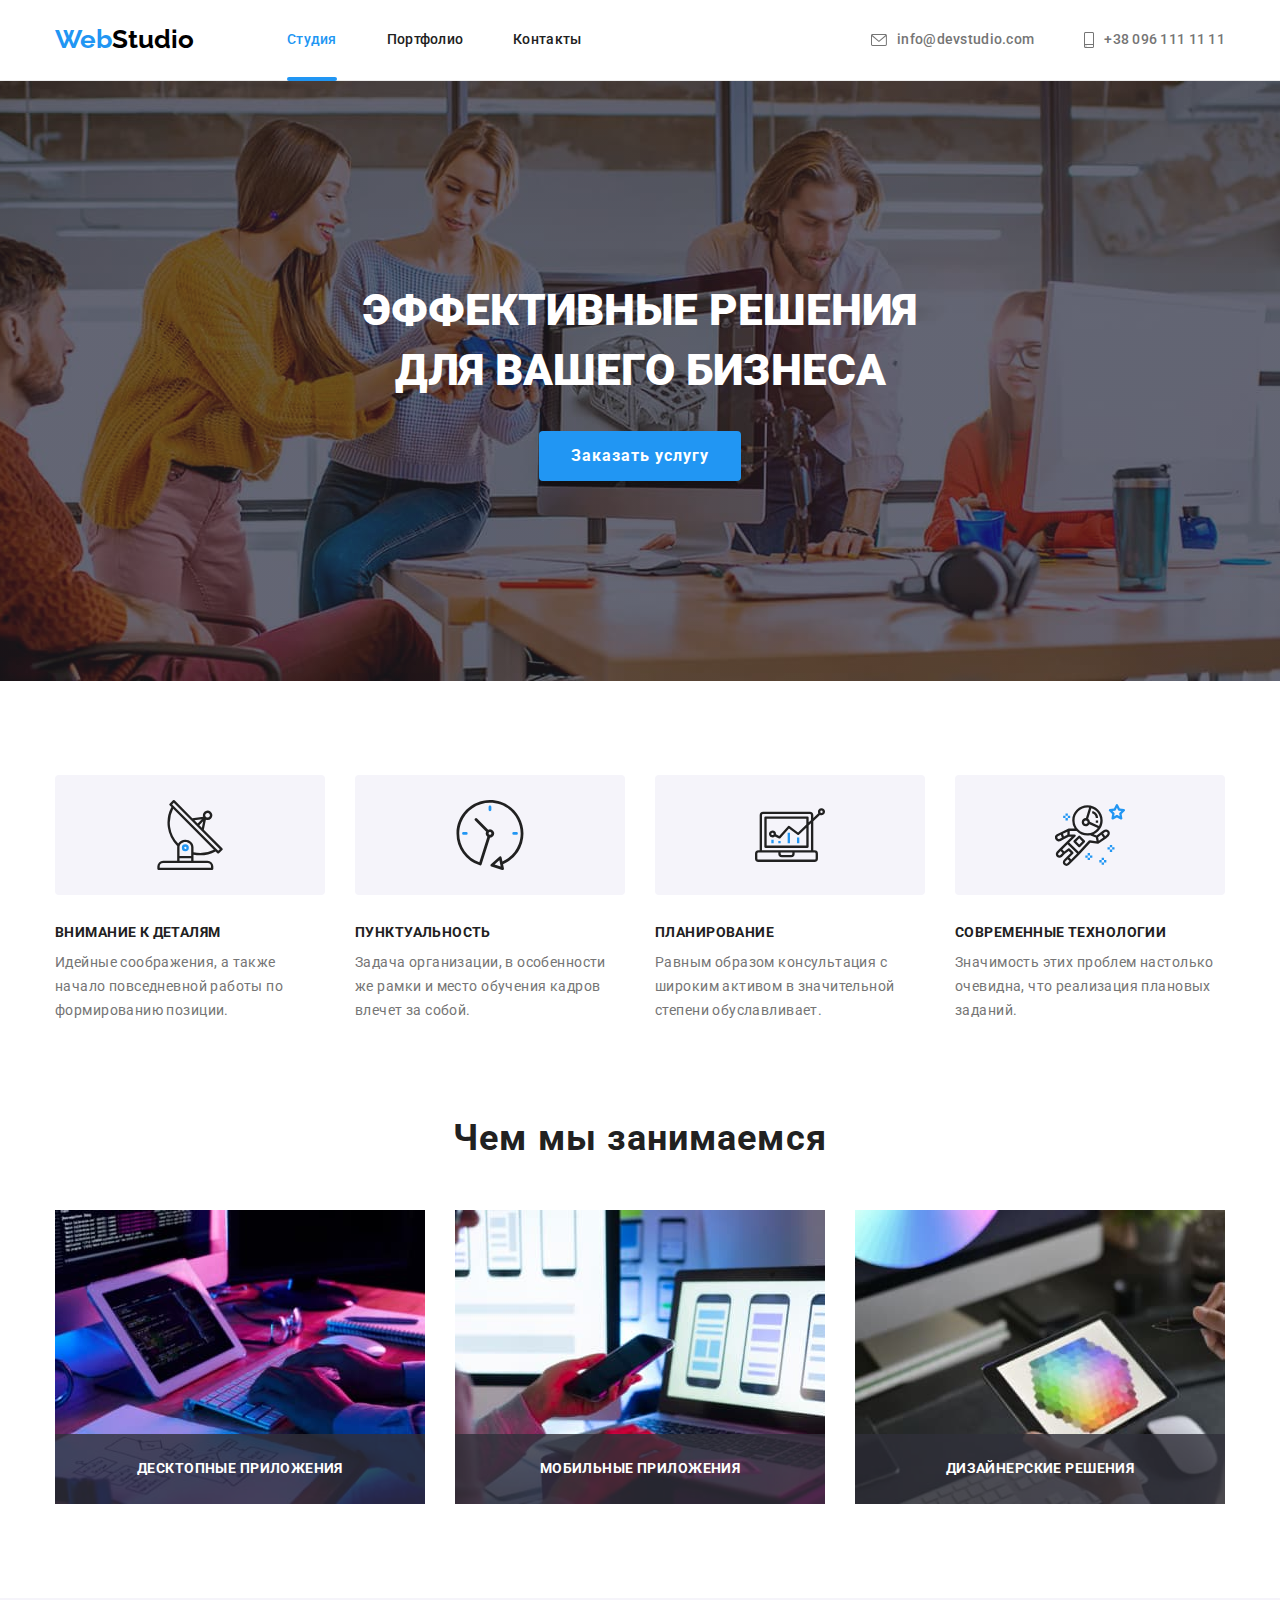
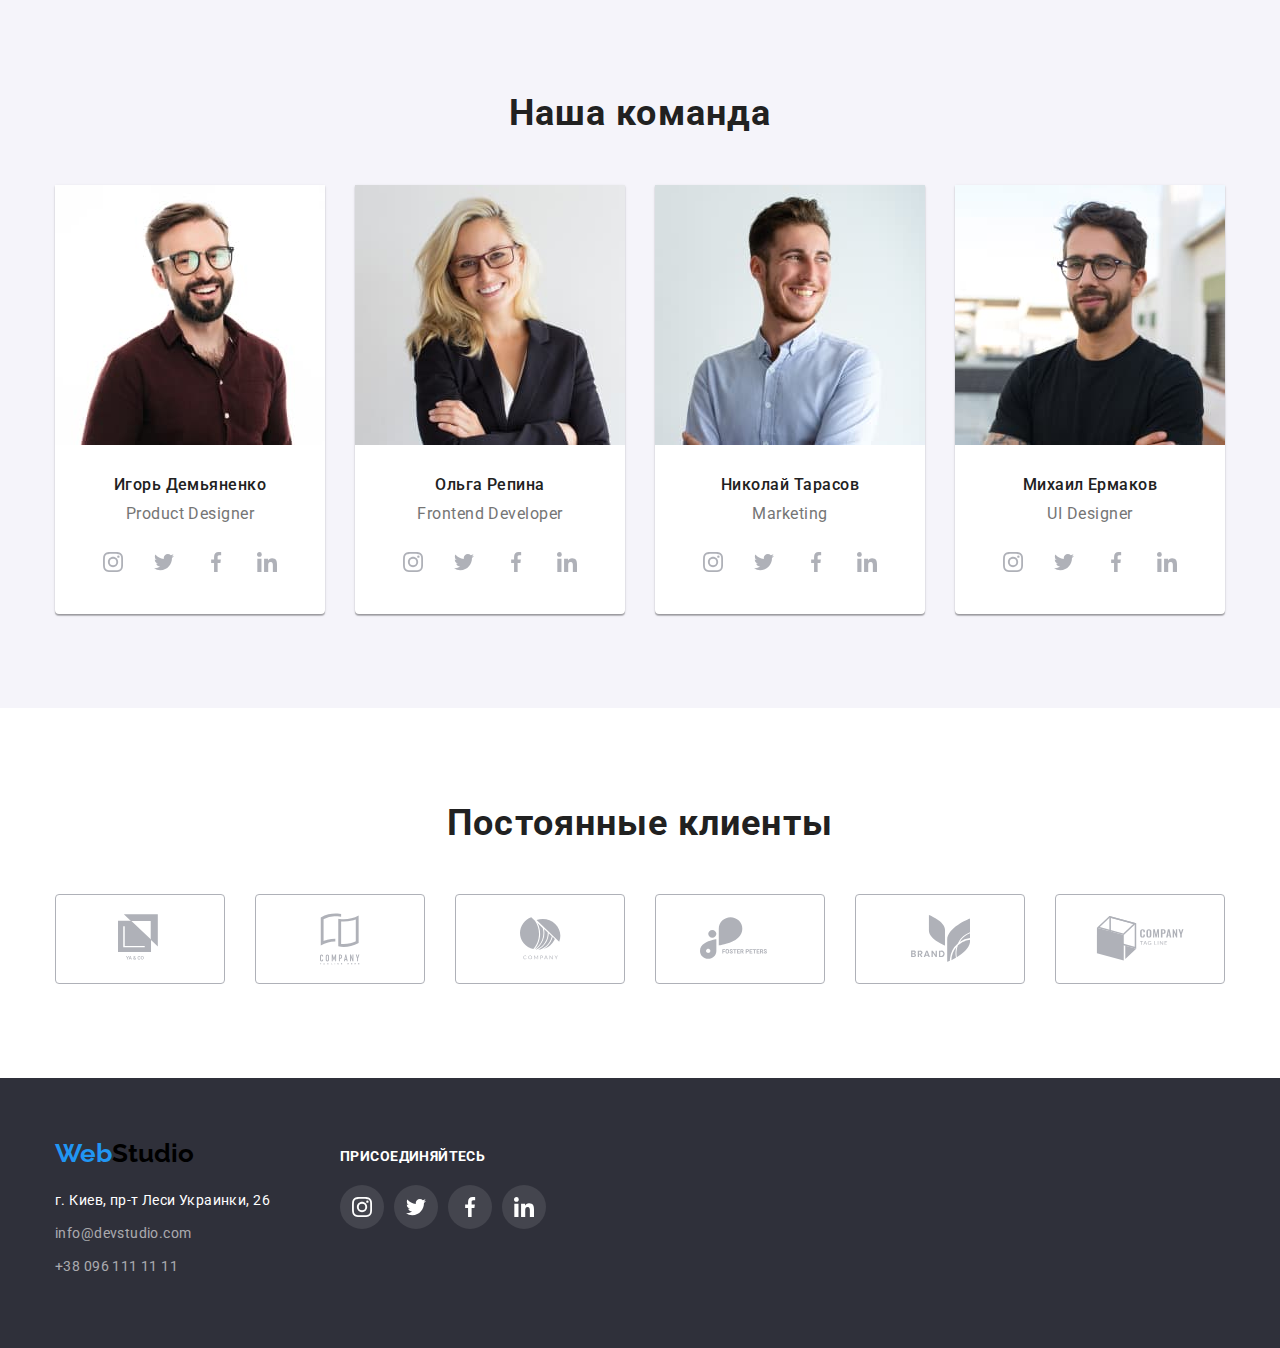
<file: index.html>
<!DOCTYPE html>
<html lang="ru">
<head>
    <meta charset="UTF-8">
    <meta name="viewport" content="width=device-width, initial-scale=1.0">
    <title>Студия</title>
    <link rel="preconnect" href="https://fonts.gstatic.com">
    <link href="https://fonts.googleapis.com/css2?family=Raleway:wght@700&family=Roboto:wght@400;500;700&display=swap" rel="stylesheet">
    <link rel="stylesheet" href="https://cdnjs.cloudflare.com/ajax/libs/modern-normalize/1.0.0/modern-normalize.min.css">
    <link rel="stylesheet" href="./css/style.css">
</head>
<body>
    <header class="header">
        <div class="container flex">
            <nav class="nav-container flex">
                <a href="./index.html" class="logo color-logo">
                    <span class="color-link">Web</span>Studio
                </a>
                <ul class="nav list flex">
                    <li class="nav-item">
                        <a href="./index.html" class="nav-link color-main link-active">Студия</a>
                    </li>
                    <li class="nav-item">
                        <a href="./portfolio.html" class="nav-link color-main">Портфолио</a>
                    </li>
                    <li class="nav-item">
                        <a href="" class="nav-link color-main">Контакты</a>
                    </li>
                </ul>
            </nav>    
            <ul class="contacts list flex">
                <li class="contacts-item">
                    <a href="mailto:info@devstudio.com" class="contacts-link color-secondary">
                        <svg class="sprite-mail" width="16" height="12">
                            <use href="./images/symbol-defs.svg#icon-envelope"></use>
                        </svg>
                        info@devstudio.com</a>
                </li>
                <li class="contacts-item">
                    <a href="tel:+380961111111" class="contacts-link color-secondary">
                        <svg class="sprite-tel" width="10" height="16">
                            <use href="./images/symbol-defs.svg#icon-smartphone"></use>
                        </svg>
                        +38 096 111 11 11</a>
                </li>
            </ul>
        </div>
    </header>
    <main>
        <section class="hero">
            <div class="hero-overlay flex">
                <div class="hero-container">
                    <h1 class="color-hero hero-title">Эффективные решения для вашего бизнеса</h1>
                    <button class="color-hero hero-btn" data-modal-open>Заказать услугу</button>
                </div>
            </div>
            <div class="backdrop is-hidden" data-modal>
                <div class="modal">
                    <button class="modal-btn" data-modal-close>
                        <svg class="modal-sorite" width="11" height="11">
                            <use href="./images/symbol-defs.svg#icon-modal"></use>
                        </svg>
                    </button>
                </div>
            </div>
        </section>
        <section class="section">
            <div class="container">
                <h2 class="visually-hidden">Преимущества работы с нами</h2>
                <ul class="advantages list flex">
                    <li class="advantages-item">
                        <div class="icon-advantages">
                            <svg class="sprite" width="70" height="70">
                                <use href="./images/symbol-defs.svg#icon-antenna"></use>
                            </svg>
                        </div>
                        <h3 class="advantages-title color-main">Внимание к деталям</h3>
                        <p class="advantages-text color-secondary">Идейные соображения, а также начало повседневной работы по формированию позиции.</p>
                    </li>
                    <li class="advantages-item">
                        <div class="icon-advantages">
                            <svg class="sprite" width="70" height="70">
                                <use href="./images/symbol-defs.svg#icon-clock"></use>
                            </svg>
                        </div>
                        <h3 class="advantages-title color-main">Пунктуальность</h3>
                        <p class="advantages-text color-secondary">Задача организации, в особенности же рамки и место обучения кадров влечет за собой.</p>
                    </li>
                    <li class="advantages-item">
                        <div class="icon-advantages">
                            <svg class="sprite" width="70" height="70">
                                <use href="./images/symbol-defs.svg#icon-diagram"></use>
                            </svg>
                        </div>
                        <h3 class="advantages-title color-main">Планирование</h3>
                        <p class="advantages-text color-secondary">Равным образом консультация с широким активом в значительной степени обуславливает.</p>
                    </li>
                    <li class="advantages-item">
                        <div class="icon-advantages">
                            <svg class="sprite" width="70" height="70">
                                <use href="./images/symbol-defs.svg#icon-astronaut"></use>
                            </svg>
                        </div>
                        <h3 class="advantages-title color-main">Современные технологии</h3>
                        <p class="advantages-text color-secondary">Значимость этих проблем настолько очевидна, что реализация плановых заданий.</p>
                    </li>
                </ul>
            </div>
        </section>
        <section class="projects section">
            <div class="container">
                <h2 class="title-section color-main">Чем мы занимаемся</h2>
                <div class="project-container flex">
                    <div class="projects-thumb">
                        <img src="./images/tabl.jpg" alt="На фотографии планшет" width="370" height="294" class="projects-img">
                        <div class="thumb-title">
                            <h3 class="projects-title">Десктопные приложения</h3>
                        </div>
                    </div>
                    <div class="projects-thumb">
                        <img src="./images/tel.jpg" alt="На фотографии телефон" width="370" height="294" class="projects-img">
                        <div class="thumb-title">
                            <h3 class="projects-title">Мобильные приложения</h3>
                        </div>
                    </div>
                    <div class="projects-thumb">
                        <img src="./images/tabl2.jpg" alt="На фотографии компьютер и телефон" width="370" height="294" class="projects-img">
                        <div class="thumb-title">
                            <h3 class="projects-title">Дизайнерские решения</h3>
                        </div>
                    </div>
                </div>
            </div>
        </section>
        <section class="section-teams section">
            <div class="container">
                <h2 class="title-section color-main">Наша команда</h2>
                <ul class="teams list flex">
                    <li class="teams-items">
                        <img src="./images/prod.jpg" alt="На фотографии Игорь Демьяненко" width="270" height="260" class="list-img">
                        <div class="teams-cont">
                            <h3 class="color-main teams-title">Игорь Демьяненко</h3>
                            <p class="color-secondary teams-text">Product Designer</p>
                            <ul class="teams-social list flex">
                                <li class="social-icon">
                                    <a href="" class="social-link">
                                        <svg class="icon-social" width="20" height="20">
                                            <use href="./images/symbol-defs.svg#icon-instagram"></use>
                                        </svg>
                                    </a>
                                </li>
                                <li class="social-icon">
                                    <a href="" class="social-link">
                                        <svg class="icon-social" width="20" height="20">
                                            <use href="./images/symbol-defs.svg#icon-twitter"></use>
                                        </svg>
                                    </a>
                                </li>
                                <li class="social-icon">
                                    <a href="" class="social-link">
                                        <svg class="icon-social" width="20" height="20">
                                            <use href="./images/symbol-defs.svg#icon-facebook"></use>
                                        </svg>
                                    </a>
                                </li>
                                <li class="social-icon">
                                    <a href="" class="social-link">
                                        <svg class="icon-social" width="20" height="20">
                                            <use href="./images/symbol-defs.svg#icon-linkedin"></use>
                                        </svg>
                                    </a>
                                </li>
                            </ul>
                        </div>
                        </li>
                    <li class="teams-items">
                        <img src="./images/dev.jpg" alt="На фотографии Ольга Репина" width="270" height="260" class="list-img">
                        <div class="teams-cont">
                            <h3 class="color-main teams-title">Ольга Репина</h3>
                            <p class="color-secondary teams-text">Frontend Developer</p>
                            <ul class="teams-social list flex">
                                <li class="social-icon">
                                    <a href="" class="social-link">
                                        <svg class="icon-social" width="20" height="20">
                                            <use href="./images/symbol-defs.svg#icon-instagram"></use>
                                        </svg>
                                    </a>
                                </li>
                                <li class="social-icon">
                                    <a href="" class="social-link">
                                        <svg class="icon-social" width="20" height="20">
                                            <use href="./images/symbol-defs.svg#icon-twitter"></use>
                                        </svg>
                                    </a>
                                </li>
                                <li class="social-icon">
                                    <a href="" class="social-link">
                                        <svg class="icon-social" width="20" height="20">
                                            <use href="./images/symbol-defs.svg#icon-facebook"></use>
                                        </svg>
                                    </a>
                                </li>
                                <li class="social-icon">
                                    <a href="" class="social-link">
                                        <svg class="icon-social" width="20" height="20">
                                            <use href="./images/symbol-defs.svg#icon-linkedin"></use>
                                        </svg>
                                    </a>
                                </li>
                            </ul>
                        </div>
                        </li>
                    <li class="teams-items">
                        <img src="./images/mark.jpg" alt="На фотографии Николай Тарасов" width="270" height="260" class="list-img">
                        <div class="teams-cont">
                            <h3 class="color-main teams-title">Николай Тарасов</h3>
                            <p class="color-secondary teams-text">Marketing</p>
                            <ul class="teams-social list flex">
                                <li class="social-icon">
                                    <a href="" class="social-link">
                                        <svg class="icon-social" width="20" height="20">
                                            <use href="./images/symbol-defs.svg#icon-instagram"></use>
                                        </svg>
                                    </a>
                                </li>
                                <li class="social-icon">
                                    <a href="" class="social-link">
                                        <svg class="icon-social" width="20" height="20">
                                            <use href="./images/symbol-defs.svg#icon-twitter"></use>
                                        </svg>
                                    </a>
                                </li>
                                <li class="social-icon">
                                    <a href="" class="social-link">
                                        <svg class="icon-social" width="20" height="20">
                                            <use href="./images/symbol-defs.svg#icon-facebook"></use>
                                        </svg>
                                    </a>
                                </li>
                                <li class="social-icon">
                                    <a href="" class="social-link">
                                        <svg class="icon-social" width="20" height="20">
                                            <use href="./images/symbol-defs.svg#icon-linkedin"></use>
                                        </svg>
                                    </a>
                                </li>
                            </ul>
                        </div>
                        </li>
                    <li class="teams-items">
                        <img src="./images/ui.jpg" alt="На фотографии Михаил Ермаков" width="270" height="260" class="list-img">
                        <div class="teams-cont">
                            <h3 class="color-main teams-title">Михаил Ермаков</h3>
                            <p class="color-secondary teams-text">UI Designer</p>
                            <ul class="teams-social list flex">
                                <li class="social-icon">
                                    <a href="" class="social-link">
                                        <svg class="icon-social" width="20" height="20">
                                            <use href="./images/symbol-defs.svg#icon-instagram"></use>
                                        </svg>
                                    </a>
                                </li>
                                <li class="social-icon">
                                    <a href="" class="social-link">
                                        <svg class="icon-social" width="20" height="20">
                                            <use href="./images/symbol-defs.svg#icon-twitter"></use>
                                        </svg>
                                    </a>
                                </li>
                                <li class="social-icon">
                                    <a href="" class="social-link">
                                        <svg class="icon-social" width="20" height="20">
                                            <use href="./images/symbol-defs.svg#icon-facebook"></use>
                                        </svg>
                                    </a>
                                </li>
                                <li class="social-icon">
                                    <a href="" class="social-link">
                                        <svg class="icon-social" width="20" height="20">
                                            <use href="./images/symbol-defs.svg#icon-linkedin"></use>
                                        </svg>
                                    </a>
                                </li>
                            </ul>
                        </div>
                        </li>
                </ul>
            </div>
        </section>
        <section class="section-clients">
            <div class="container">
                <h2 class="clients-title">Постоянные клиенты</h2>
                <ul class="list flex">
                    <li class="list-clients">
                        <a href="" class="link-clients">
                            <svg class="sprite-ya" width="44" height="49">
                                <use href="./images/symbol-defs.svg#icon-logoYa"></use>
                            </svg>
                        </a>
                    </li>
                    <li class="list-clients">
                        <a href="" class="link-clients">
                            <svg class="sprite-tagline" width="40" height="52">
                                <use href="./images/symbol-defs.svg#icon-logoTag"></use>
                            </svg>
                        </a>
                    </li>
                    <li class="list-clients">
                        <a href="" class="link-clients">
                            <svg class="sprite-comp" width="41" height="43">
                                <use href="./images/symbol-defs.svg#icon-logoComp"></use>
                            </svg>
                        </a>
                    </li>
                    <li class="list-clients">
                        <a href="" class="link-clients">
                            <svg class="sprite-foster" width="80" height="43">
                                <use href="./images/symbol-defs.svg#icon-logoFoster"></use>
                            </svg>
                        </a>
                    </li>
                    <li class="list-clients">
                        <a href="" class="link-clients">
                            <svg class="sprite-brand" width="59" height="47">
                                <use href="./images/symbol-defs.svg#icon-logoBrand"></use>
                            </svg>
                        </a>
                    </li>
                    <li class="list-clients">
                        <a href="" class="link-clients">
                            <svg class="sprite-tag" width="89" height="45">
                                <use href="./images/symbol-defs.svg#icon-logoLine"></use>
                            </svg>
                        </a>
                    </li>
                </ul>
            </div>
        </section>
    </main>
    <footer class="footer">
        <div class="container flex">
            <div class="footer-address">
                <a href="./index.html" class="logo color-logo">
                    <span class="color-link">Web</span>Studio
                </a>
                <address class="address color-hero">
                    <ul class="list">
                        <li class="address-item">г. Киев, пр-т Леси Украинки, 26</li>
                        <li class="address-item"><a href="mailto:info@devstudio.com" class="address-color">info@devstudio.com</a></li>
                        <li class="address-item"><a href="tel:+380961111111" class="address-color">+38 096 111 11 11</a></li>
                    </ul>
                </address>
            </div>
            <div class="footer-join">
                <h2 class="join-title">присоединяйтесь</h2>
                <ul class="list flex">
                    <li class="join-list">
                        <a href="" class="join-link">
                            <svg class="icon-join" width="20" height="20">
                                <use href="./images/symbol-defs.svg#icon-instagramFooter"></use>
                            </svg>
                        </a>
                    </li>
                    <li class="join-list">
                        <a href="" class="join-link">
                            <svg class="icon-join" width="20" height="20">
                                <use href="./images/symbol-defs.svg#icon-twitterFooter"></use>
                            </svg>
                        </a>
                    </li>
                    <li class="join-list">
                        <a href="" class="join-link">
                            <svg class="icon-join" width="20" height="20">
                                <use href="./images/symbol-defs.svg#icon-facebookFooter"></use>
                            </svg>
                        </a>
                    </li>
                    <li class="join-list">
                        <a href="" class="join-link">
                            <svg class="icon-join" width="20" height="20">
                                <use href="./images/symbol-defs.svg#icon-linkedinFooter"></use>
                            </svg>
                        </a>
                    </li>
                </ul>
            </div>
        </div>
    </footer>
    <script src="./js/modal.js"></script>
</body>
</html>
</file>
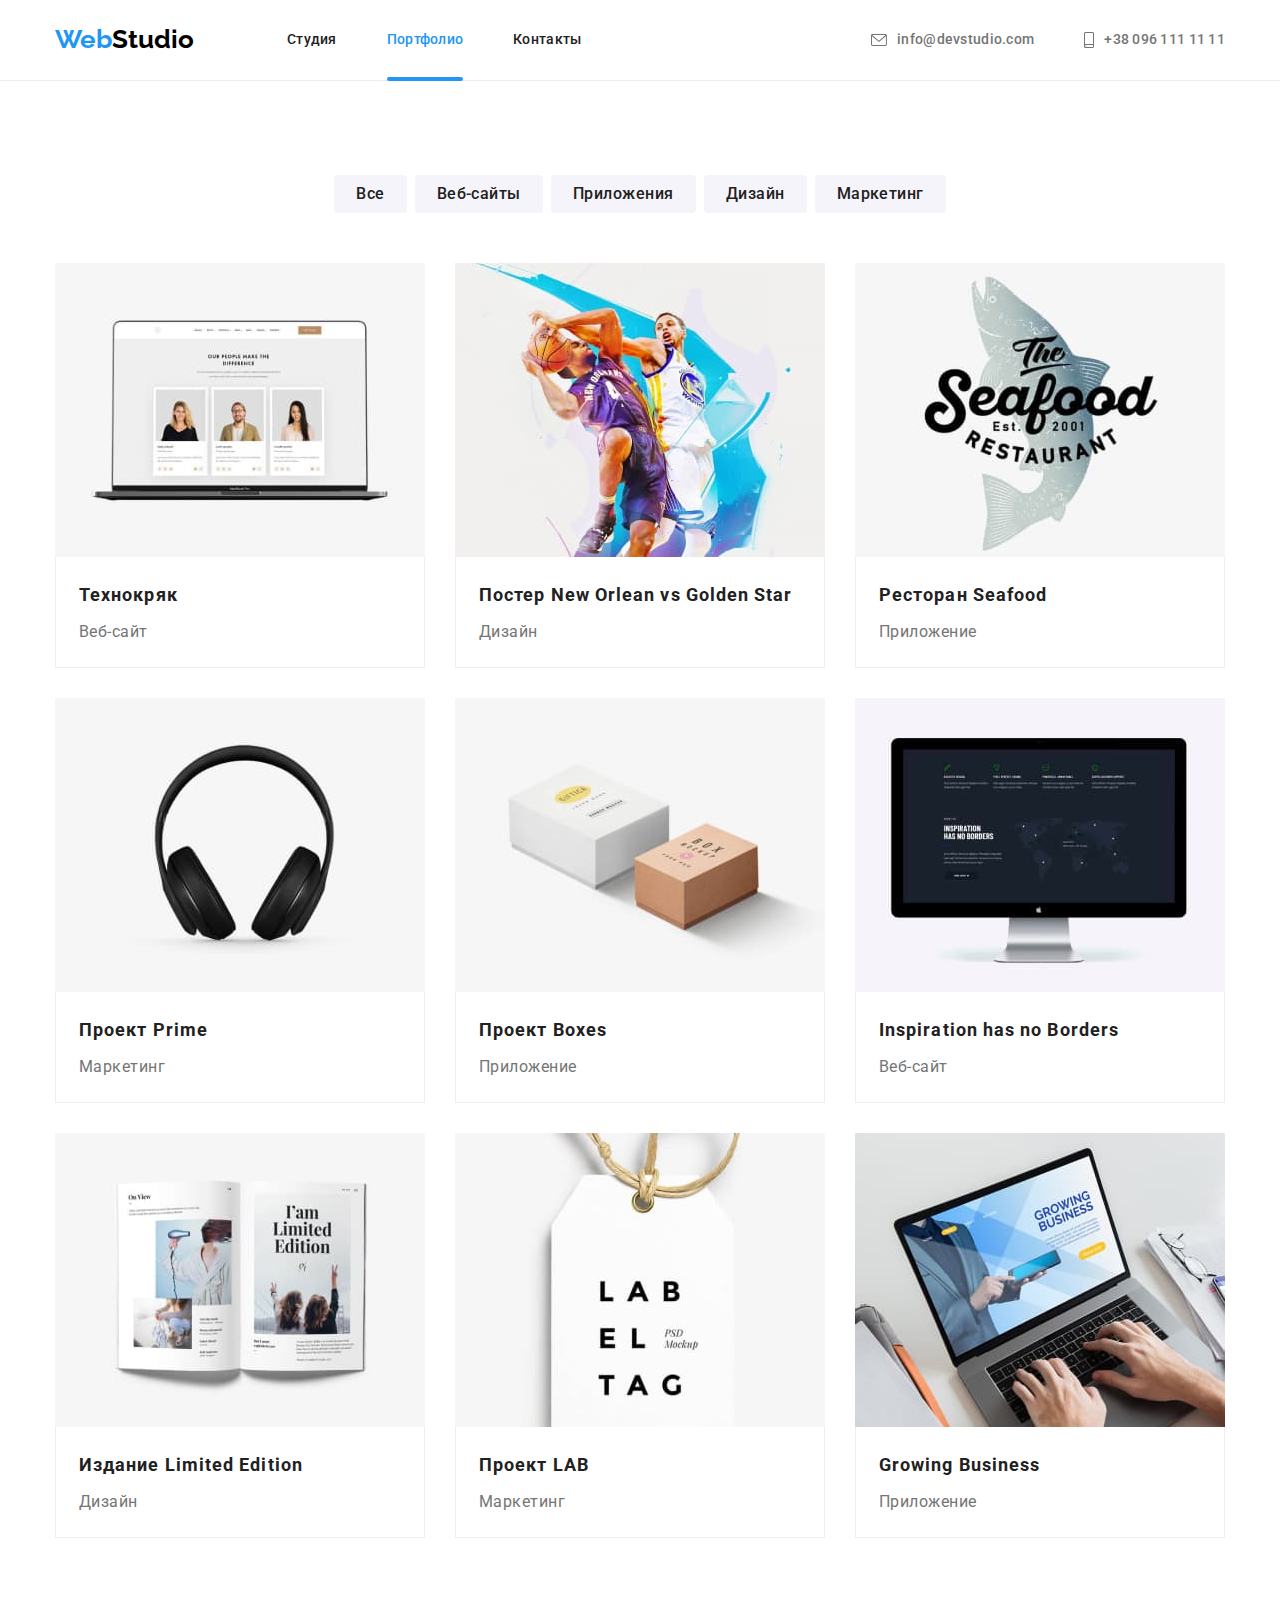
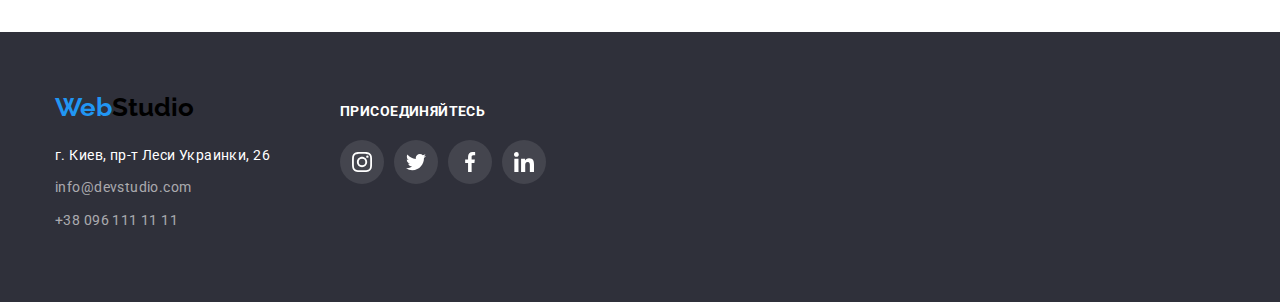
<file: portfolio.html>
<!DOCTYPE html>
<html lang="ru">
<head>
    <meta charset="UTF-8">
    <meta name="viewport" content="width=device-width, initial-scale=1.0">
    <title>Студия</title>
    <link rel="preconnect" href="https://fonts.gstatic.com">
    <link href="https://fonts.googleapis.com/css2?family=Raleway:wght@700&family=Roboto:ital,wght@0,500;0,700;1,400&display=swap" rel="stylesheet">
    <link rel="stylesheet" href="https://cdnjs.cloudflare.com/ajax/libs/modern-normalize/1.0.0/modern-normalize.min.css">
    <link rel="stylesheet" href="./css/style.css">
</head>
<body>
     <header class="header">
        <div class="container flex">
            <nav class="nav-container flex">
                <a href="./index.html" class="logo color-logo">
                    <span class="color-link">Web</span>Studio
                </a>
                <ul class="nav list flex">
                    <li class="nav-item">
                        <a href="./index.html" class="nav-link color-main">Студия</a>
                    </li>
                    <li class="nav-item">
                        <a href="./portfolio.html" class="nav-link color-main link-active">Портфолио</a>
                    </li>
                    <li class="nav-item">
                        <a href="" class="nav-link color-main">Контакты</a>
                    </li>
                </ul>
            </nav>    
            <ul class="contacts list flex">
                <li class="contacts-item">
                    <a href="mailto:info@devstudio.com" class="contacts-link color-secondary">
                        <svg class="sprite-mail" width="16" height="12">
                            <use href="./images/symbol-defs.svg#icon-envelope"></use>
                        </svg>
                        info@devstudio.com</a>
                </li>
                <li class="contacts-item">
                    <a href="tel:+380961111111" class="contacts-link color-secondary">
                        <svg class="sprite-tel" width="10" height="16">
                            <use href="./images/symbol-defs.svg#icon-smartphone"></use>
                        </svg>
                        +38 096 111 11 11</a>
                </li>
            </ul>
        </div>
    </header>
    <main>
        <section class="section">
            <div class="container">
                <h1 class="visually-hidden">Наши проекты</h1>
                <ul class="list filter flex">
                    <li class="filer-items"><button type="button" class="list-button color-main">Все</button></li>
                    <li class="filer-items"><button type="button" class="list-button color-main">Веб-сайты</button></li>
                    <li class="filer-items"><button type="button" class="list-button color-main">Приложения</button></li>
                    <li class="filer-items"><button type="button" class="list-button color-main">Дизайн</button></li>
                    <li class="filer-items"><button type="button" class="list-button color-main">Маркетинг</button></li>
                </ul>
                <ul class="list employment">
                    <li class="list-item">
                        <a href="" class="link-employment">
                            <div class="thumb-empoyment">
                                <img src="./images/site.jpg" alt="Картинка веб-сайта Технокряк" width="370" height="294" class="list-img">
                                <div class="thumb-text">
                                    <p>Технокряк это современная площадка распространения коронавируса. Компании используют эту платформу для цифрового шпионажа и атак на защищённые сервера конкурентов.</p>
                                </div>
                            </div>
                            <div class="list-cont">
                                <h2 class="list-title color-main">Технокряк</h2>
                                <p class="list-text color-secondary">Веб-сайт</p>
                            </div>
                        </a>
                    </li>
                    <li class="list-item">
                        <a href="" class="link-employment">
                            <div class="thumb-empoyment">
                                <img src="./images/basketball.jpg" alt="Постер New Orlean vs Golden Star" width="370" height="294" class="list-img">
                                <div class="thumb-text">
                                    <p>Технокряк это современная площадка распространения коронавируса. Компании используют эту платформу для цифрового шпионажа и атак на защищённые сервера конкурентов.</p>
                                </div>
                            </div>
                            <div class="list-cont">
                                <h2 class="list-title color-main">Постер New Orlean vs Golden Star</h2>
                                <p class="list-text color-secondary">Дизайн</p>
                            </div>
                        </a>
                    </li>
                    <li class="list-item">
                        <a href="" class="link-employment">
                            <div class="thumb-empoyment">
                                <img src="./images/rest.jpg" alt="Картинка приложения ресторана Seafood" width="370" height="294" class="list-img">
                                <div class="thumb-text">
                                    <p>Технокряк это современная площадка распространения коронавируса. Компании используют эту платформу для цифрового шпионажа и атак на защищённые сервера конкурентов.</p>
                                </div>
                            </div>
                            <div class="list-cont">
                                <h2 class="list-title color-main">Ресторан Seafood</h2>
                                <p class="list-text color-secondary">Приложение</p>
                            </div>
                        </a>
                    </li>
                    <li class="list-item">
                        <a href="" class="link-employment">
                            <div class="thumb-empoyment">
                                <img src="./images/prime.jpg" alt="Картинка проекта Prime" width="370" height="294" class="list-img">
                                <div class="thumb-text">
                                    <p>Технокряк это современная площадка распространения коронавируса. Компании используют эту платформу для цифрового шпионажа и атак на защищённые сервера конкурентов.</p>
                                </div>
                            </div>
                            <div class="list-cont">
                                <h2 class="list-title color-main">Проект Prime</h2>
                                <p class="list-text color-secondary">Маркетинг</p>
                            </div>
                        </a>
                    </li>
                    <li class="list-item">
                        <a href="" class="link-employment">
                            <div class="thumb-empoyment">
                                <img src="./images/boxes.jpg" alt="Картинка проекта Boxes" width="370" height="294" class="list-img">
                                <div class="thumb-text">
                                    <p>Технокряк это современная площадка распространения коронавируса. Компании используют эту платформу для цифрового шпионажа и атак на защищённые сервера конкурентов.</p>
                                </div>
                            </div>
                            <div class="list-cont">
                                <h2 class="list-title color-main">Проект Boxes</h2>
                                <p class="list-text color-secondary">Приложение</p>
                            </div>
                        </a>
                    </li>
                    <li class="list-item">
                        <a href="" class="link-employment">
                            <div class="thumb-empoyment">
                                <img src="./images/web-site.jpg" alt="Картинка веб-сайта" width="370" height="294" class="list-img">
                                <div class="thumb-text">
                                    <p>Технокряк это современная площадка распространения коронавируса. Компании используют эту платформу для цифрового шпионажа и атак на защищённые сервера конкурентов.</p>
                                </div>
                            </div>
                            <div class="list-cont">
                                <h2 class="list-title color-main">Inspiration has no Borders</h2>
                                <p class="list-text color-secondary">Веб-сайт</p>
                            </div>
                        </a>
                    </li>
                    <li class="list-item">
                        <a href="" class="link-employment">
                            <div class="thumb-empoyment">
                                <img src="./images/limited.jpg" alt="Картинка с книгой" width="370" height="294" class="list-img">
                                <div class="thumb-text">
                                    <p>Технокряк это современная площадка распространения коронавируса. Компании используют эту платформу для цифрового шпионажа и атак на защищённые сервера конкурентов.</p>
                                </div>
                            </div>
                            <div class="list-cont">
                                <h2 class="list-title color-main">Издание Limited Edition</h2>
                                <p class="list-text color-secondary">Дизайн</p>
                            </div> 
                        </a>
                    </li>
                    <li class="list-item">
                        <a href="" class="link-employment">
                            <div class="thumb-empoyment">
                                <img src="./images/lab.jpg" alt="Картинка проекта Lab" width="370" height="294" class="list-img">
                                <div class="thumb-text">
                                    <p>Технокряк это современная площадка распространения коронавируса. Компании используют эту платформу для цифрового шпионажа и атак на защищённые сервера конкурентов.</p>
                                </div>
                            </div>
                            <div class="list-cont">
                                <h2 class="list-title color-main">Проект LAB</h2>
                                <p class="list-text color-secondary">Маркетинг</p>
                            </div>
                        </a>
                    </li>
                    <li class="list-item">
                        <a href="" class="link-employment">
                            <div class="thumb-empoyment">
                                <img src="./images/business.jpg" alt="Картинка приложения Growing Business" width="370" height="294" class="list-img">
                                <div class="thumb-text">
                                    <p>Технокряк это современная площадка распространения коронавируса. Компании используют эту платформу для цифрового шпионажа и атак на защищённые сервера конкурентов.</p>
                                </div>
                            </div>
                            <div class="list-cont">
                                <h2 class="list-title color-main">Growing Business</h2>
                                <p class="list-text color-secondary">Приложение</p>
                            </div>
                        </a>
                    </li>
                </ul>
            </div>
        </section>
    </main>
    <footer class="footer">
        <div class="container flex">
            <div class="footer-address">
                <a href="./index.html" class="logo color-logo">
                    <span class="color-link">Web</span>Studio
                </a>
                <address class="address color-hero">
                    <ul class="list">
                        <li class="address-item">г. Киев, пр-т Леси Украинки, 26</li>
                        <li class="address-item"><a href="mailto:info@devstudio.com" class="address-color">info@devstudio.com</a></li>
                        <li class="address-item"><a href="tel:+380961111111" class="address-color">+38 096 111 11 11</a></li>
                    </ul>
                </address>
            </div>
            <div class="footer-join">
                <h2 class="join-title">присоединяйтесь</h2>
                <ul class="list flex">
                    <li class="join-list">
                        <a href="" class="join-link">
                            <svg class="icon-join" width="20" height="20">
                                <use href="./images/symbol-defs.svg#icon-instagramFooter"></use>
                            </svg>
                        </a>
                    </li>
                    <li class="join-list">
                        <a href="" class="join-link">
                            <svg class="icon-join" width="20" height="20">
                                <use href="./images/symbol-defs.svg#icon-twitterFooter"></use>
                            </svg>
                        </a>
                    </li>
                    <li class="join-list">
                        <a href="" class="join-link">
                            <svg class="icon-join" width="20" height="20">
                                <use href="./images/symbol-defs.svg#icon-facebookFooter"></use>
                            </svg>
                        </a>
                    </li>
                    <li class="join-list">
                        <a href="" class="join-link">
                            <svg class="icon-join" width="20" height="20">
                                <use href="./images/symbol-defs.svg#icon-linkedinFooter"></use>
                            </svg>
                        </a>
                    </li>
                </ul>
            </div>
        </div>
    </footer>
</body>
</html>
</file>
<file: css/style.css>
:root {
  --color-link: #2196F3;
  --color-logo: #000000;
  --color-main: #212121;
  --color-secondary: #757575;
  --color-hero: #ffffff;
  --bg-hero: #2F303A;
  --bg-section: #F5F4FA;
  --bg-footer: #2F303A;
  --icon-social: #AFB1B8;
  --header-border: #ECECEC;
}

.list {
  list-style: none;
  margin: 0;
  padding-left: 0;
}

body {
  font-family: "Roboto", sans-serif;
  line-height: 1.2;
  background-color: var(--color-hero);
}

.container {
  width: 1200px;
  margin: 0 auto;
  padding-left: 15px;
  padding-right: 15px;
}

.section {
  padding-top: 94px;
  padding-bottom: 94px;
}

/* Color */

.color-logo {
  color: var(--color-logo);
}

.color-link, .nav-link:hover, .nav-link:focus, .contacts-link:hover, .contacts-link:focus {
  color: var(--color-link);
}

.color-secondary {
  color: var(--color-secondary);
}

.color-main {
  color: var(--color-main);
}

.color-hero {
  color: var(--color-hero);
}

/* Header */

.header {
  border-bottom: 1px solid var(--header-border);
}

/* Logo */

.logo {
  font-family: "Raleway", sans-serif;
  font-weight: 700;
  font-size: 26px;
  text-decoration: none;
}

/* Nav */

.flex {
  display: flex;
}

.header .container, .nav-container {
  align-items: center;
}

.header .container {
  min-height: 80px;
}

.contacts {
  margin-left: auto;
}

.nav-link, .contacts-link {
  display: flex;
  align-items: center;
  font-weight: 500;
  font-size: 14px;
  line-height: 1.14;
  letter-spacing: 0.02em;
  text-decoration: none;
  transition: color 250ms cubic-bezier(0.4, 0, 0.2, 1);
}

.nav-link {
  display: block;
  padding-top: 32px;
  padding-bottom: 32px;
}

.link-active {
  color: var(--color-link);
  position: relative;
}

.link-active::after {
  display: inline-block;
  position: absolute;
  left: 0;
  bottom: -1px;
  content: "";
  width: 100%;
  height: 4px;
  border-radius: 2px;
  background-color: var(--color-link);
}

.nav-container .logo {
  margin-right: 93px;
}

.nav-item:nth-child(n + 1) {
  margin-right: 50px;
}

.nav-item:last-child {
  margin-right: 0;
}

.contacts-item:last-child {
  margin-left: 50px;
}

.sprite-mail, .sprite-tel {
  fill: var(--color-secondary);
  margin-right: 10px;
  transition: fill 250ms cubic-bezier(0.4, 0, 0.2, 1);
}

.contacts-link:hover .sprite-mail, .contacts-link:hover .sprite-tel {
  fill: var(--color-link);
}


/* .mail-link::before {
  content: "";
  display: inline-flex;
  width: 16px;
  height: 12px;
  background-image: url(../images/envelope.svg);
  margin-right: 10px;
} */

.tel-link::before {
  content: "";
  display: inline-flex;
  width: 10px;
  height: 16px;
  background-image: url(../images/smartphone.svg);
  margin-right: 10px;
}

/* Hero */

/* .hero {
  background-color: var(--bg-hero);
} */

.hero-overlay {
  max-width: 1600px;
  min-height: 600px;
  background-image: linear-gradient(to right, rgba(47, 48, 58, 0.4), rgba(47, 48, 58, 0.4)), url(../images/bg-header.jpg);
  background-color: var(--bg-hero);
  background-repeat: no-repeat;
  background-size: cover;
  background-position: center;
  text-align: center;
  align-items: center;
  justify-content: center;
  margin: 0 auto;
}

.hero-container {
  width: 646px;
}

.hero-btn {
  display: inline-block;
  font-family: 'Roboto', sans-serif;
  font-style: normal;
  font-weight: 700;
  font-size: 16px;
  line-height: 1.88;
  padding: 10px 32px;
  letter-spacing: 0.06em;
  background-color: var(--color-link);
  box-shadow: 0px 4px 4px rgba(0, 0, 0, 0.15);
  border: none;
  border-radius: 4px;
  cursor: pointer;
}

.hero-title {
  font-weight: 900;
  font-size: 44px;
  line-height: 1.36;
  text-transform: uppercase;
  margin-top: 0;
  margin-bottom: 30px;
}

.backdrop {
  position: fixed;
  top: 0;
  left: 0;
  width: 100%;
  height: 100%;
  background: rgba(0, 0, 0, 0.2);
  z-index: 2;
  transition: opacity 250ms cubic-bezier(0.4, 0, 0.2, 1);
}

.backdrop.is-hidden {
  opacity: 0;
  pointer-events: none;
}

.backdrop.is-hidden .modal{
  transform: translate(-50%, -50%) scale(0.8);
}

.modal {
  position: absolute;
  top: 50%;
  left: 50%;
  padding: 8px;
  transform: translate(-50%, -50%) scale(1);
  width: 528px;
  height: 581px;
  background-color: var(--color-hero);
  box-shadow: 0px 1px 3px rgba(0, 0, 0, 0.12), 0px 1px 1px rgba(0, 0, 0, 0.14), 0px 2px 1px rgba(0, 0, 0, 0.2);
  border-radius: 4px;
  z-index: 3;
  transition: transform 250ms cubic-bezier(0.4, 0, 0.2, 1);
}

.modal-btn {
  position: absolute;
  top: 8px;
  right: 8px;
  width: 30px;
  height: 30px;
  border-radius: 50%;
  cursor: pointer;
  background-color: var(--color-hero);
  border: 1px solid rgba(0, 0, 0, 0.1);
}

/* Advantages */

.advantages-item {
  width: calc((100% - 60px) / 3);
  margin-right: 30px;
}

.advantages-item:last-child {
  margin-right: 0;
}

/* .advantages-item::before {
  content: "";
  display: block;
  height: 120px;
  background-color: var(--bg-section);
  border-radius: 4px;
  margin-bottom: 30px;
  background-repeat: no-repeat;
  background-position: center;
}

.advantages-item:nth-child(1):before {
  background-image: url(../images/antenna.svg);
}

.advantages-item:nth-child(2):before {
  background-image: url(../images/clock.svg);
}

.advantages-item:nth-child(3):before {
  background-image: url(../images/diagram.svg);
}

.advantages-item:nth-child(4):before {
  background-image: url(../images/astronaut.svg);
} */

.icon-advantages {
  display: flex;
  justify-content: center;
  align-items: center;
  background-color: var(--bg-section);
  border-radius: 4px;
  margin: auto;
  height: 120px;
  margin-bottom: 30px;
}

.advantages-title {
  font-weight: 700;
  font-size: 14px;
  line-height: 1.14;
  letter-spacing: 0.03em;
  text-transform: uppercase;
  margin-top: 0;
  margin-bottom: 10px;
}

.advantages-text, .address {
  font-weight: 400;
  font-size: 14px;
  line-height: 1.71;
  letter-spacing: 0.03em;
  font-style: normal;
}

.advantages-text {
  margin-top: 0;
  margin-bottom: 0;
}

/* Projects */

.projects.section {
  padding-top: 0;
}

.projects-img:last-child {
  margin-right: 0;
}

.projects-thumb {
  position: relative;
  width: 370px;
  height: 294px;
  margin-right: 30px;
}

.thumb-title {
  position: absolute;
  left: 0;
  bottom: 0;
  width: 100%;
  height: 70px;
  background: rgba(47, 48, 58, 0.8);
  text-align: center;
  padding-top: 27px;
  padding-bottom: 27px;
}

.projects-title {
  font-weight: 700;
  font-size: 14px;
  line-height: 1.14;
  letter-spacing: 0.03em;
  text-transform: uppercase;
  margin: 0;
  color: var(--color-hero);
}

/* Section title */

.title-section {
  font-weight: 700;
  font-size: 36px;
  text-align: center;
  letter-spacing: 0.03em;
  margin-top: 0;
  margin-bottom: 50px;
}

/* Teams */

.section-teams {
  background-color: var(--bg-section);
}

.list-img {
  display: block;
}

.teams-cont {
  padding: 30px 32px;
}

.teams-items {
  width: calc((100% - 90px) / 4);
  background: var(--color-hero);
  margin-right: 30px;
  box-shadow: 0px 1px 3px rgba(0, 0, 0, 0.12), 0px 1px 1px rgba(0, 0, 0, 0.14), 0px 2px 1px rgba(0, 0, 0, 0.2);
  border-radius: 0px 0px 4px 4px;
}

.teams-items:last-child {
  margin-right: 0;
}

.teams-title {
  font-weight: 500;
  font-size: 16px;
  text-align: center;
  letter-spacing: 0.03em;
  margin-top: 0;
  margin-bottom: 10px;
}

.teams-text {
  font-weight: 400;
  font-size: 16px;
  text-align: center;
  letter-spacing: 0.03em;
  margin-top: 0;
  margin-bottom: 16px;
}

.teams-social {
  justify-content: space-around;
}

.social-link {
  display: flex;
  justify-content: center;
  align-items: center;
  width: 44px;
  height: 44px;
  border-radius: 50%;
  transition: background-color 250ms cubic-bezier(0.4, 0, 0.2, 1);
}

.icon-social {
  fill: var(--icon-social);
  transition: fill 250ms cubic-bezier(0.4, 0, 0.2, 1);
}

.social-link:hover {
  background-color: var(--color-link);
}

.social-link:hover .icon-social {
  fill: var(--color-hero);
}

/* Clients */

.section-clients {
  padding-top: 94px;
  padding-bottom: 94px;
}

.clients-title {
  margin-top: 0;
  font-weight: 700;
  font-size: 36px;
  line-height: 1.17;
  text-align: center;
  letter-spacing: 0.03em;
  color: var(--color-main);
  margin-bottom: 50px;
}

.link-clients {
  display: flex;
  justify-content: center;
  align-items: center;
  width: 170px;
  height: 90px;
  border: 1px solid #AFB1B8;
  border-radius: 4px;
  transition: border 250ms cubic-bezier(0.4, 0, 0.2, 1);
}

.link-clients:hover {
  border: 1px solid var(--color-link);
}

.link-clients:hover > svg {
  fill: var(--color-link);
}

.link-clients > svg {
  transition: fill 250ms cubic-bezier(0.4, 0, 0.2, 1);
}

.sprite-tagline {
  fill: var(--icon-social);
}

.sprite-comp {
  fill: var(--icon-social);
}

.sprite-foster {
  fill: var(--icon-social);
}

.sprite-brand {
  fill: var(--icon-social);
}

.sprite-tag {
  fill: var(--icon-social);
}

.list-clients {
  margin-right: 30px;
}

.list-clients:last-child {
  margin-right: 0;
}

.sprite-ya {
  fill: var(--icon-social);
}

/* Footer */

.footer {
  background-color: var(--bg-footer);
  padding-top: 60px;
  padding-bottom: 60px;
}

.address {
  margin-top: 20px;
}

.address-color {
  text-decoration: none;
  color: rgba(255, 255, 255, 0.6);
}

.address-item {
  margin-bottom: 9px;
}

.footer-address {
  margin-right: 70px;
}

.join-title {
  font-weight: 700;
  font-size: 14px;
  line-height: 1.14;
  letter-spacing: 0.03em;
  text-transform: uppercase;
  color: var(--color-hero);
  margin-bottom: 20px;
}

.join-list {
  background: rgba(255, 255, 255, 0.1);
  border-radius: 50%;
  margin-right: 10px;
}

.join-list:last-child {
  margin-right: 0;
}

.join-link {
  display: flex;
  justify-content: center;
  align-items: center;
  width: 44px;
  height: 44px;
  border-radius: 50%;
  transition: background-color 250ms cubic-bezier(0.4, 0, 0.2, 1);
}

.join-link:hover {
  background-color: var(--color-link);
}

.icon-join {
  fill: var(--color-hero);
}

/* Hidden h2 */

.visually-hidden {
  position: absolute;
  width: 1px;
  height: 1px;
  margin: -1px;
  border: 0;
  padding: 0;
  
  white-space: nowrap;
  clip-path: inset(100%);
  clip: rect(0 0 0 0);
  overflow: hidden;
}

/* Portfolio */

.list-button {
  font-family: 'Roboto', sans-serif;
  font-weight: 500;
  font-size: 16px;
  line-height: 1.63;
  text-align: center;
  letter-spacing: 0.03em;
  padding: 6px 22px;
  border: 0px solid transparent;
  outline: transparent;
  border-radius: 4px;
  background-color: var(--bg-section);
  transition: background-color 250ms cubic-bezier(0.4, 0, 0.2, 1), box-shadow 250ms cubic-bezier(0.4, 0, 0.2, 1), color 250ms cubic-bezier(0.4, 0, 0.2, 1);
}

.list-button:hover, .list-button:focus {
  cursor: pointer;
  background-color: var(--color-link);
  color: var(--color-hero);
  box-shadow: 0px 3px 1px rgba(0, 0, 0, 0.1), 0px 1px 2px rgba(0, 0, 0, 0.08), 0px 2px 2px rgba(0, 0, 0, 0.12);
}

.list-title {
  font-weight: 700;
  font-size: 18px;
  line-height: 2;
  letter-spacing: 0.06em;
  margin-top: 0;
  margin-bottom: 4px;
}

.list-text {
  font-weight: 400;
  font-size: 16px;
  line-height: 1.88;
  letter-spacing: 0.03em;
  margin-top: 0;
  margin-bottom: 0;
}

.list.filter {
  margin-bottom: 50px;
}

.filter {
  justify-content: center;
}

.filer-items {
  margin-right: 8px;
}

.filer-items:last-child {
  margin-right: 0;
}

.employment  {
  display: flex;
  flex-wrap: wrap;
}

.list-cont {
  border-left: 1px solid #EEEEEE;
  border-right: 1px solid #EEEEEE;
  border-bottom: 1px solid #EEEEEE;
  padding: 20px 23px;
}

.list-item {
  width: calc((100% - 60px) / 3);
  margin-right: 30px;
  margin-bottom: 30px;
}

.list-item:nth-child(3n) {
  margin-right: 0;
}

.list-item:nth-last-child(-n + 3) {
  margin-bottom: 0;
}

.link-employment {
  display: block;
  text-decoration: none;
  transition: box-shadow 250ms cubic-bezier(0.4, 0, 0.2, 1);
}

.link-employment:hover .thumb-text {
  transform: translateY(0);
}

.thumb-empoyment {
  position: relative;
  width: 100%;
  height: 100%;
  overflow: hidden;
}

.thumb-text {
  position: absolute;
  top: 0;
  left: 0;
  width: 100%;
  height: 100%;
  padding: 63px 22px;
  background-color: rgba(33, 150, 243, 0.9);
  transition: transform 250ms cubic-bezier(0.4, 0, 0.2, 1);
  transform: translateY(100%);
}

.thumb-text > p {
  font-style: normal;
  margin: 0;
  font-weight: 400;
  font-size: 18px;
  line-height: 1.56;
  letter-spacing: 0.03em;
  color: var(--color-hero);
}

.link-employment:hover {
  box-shadow: 0px 1px 1px rgba(0, 0, 0, 0.12), 0px 4px 4px rgba(0, 0, 0, 0.06), 1px 4px 6px rgba(0, 0, 0, 0.16);
}
</file>
